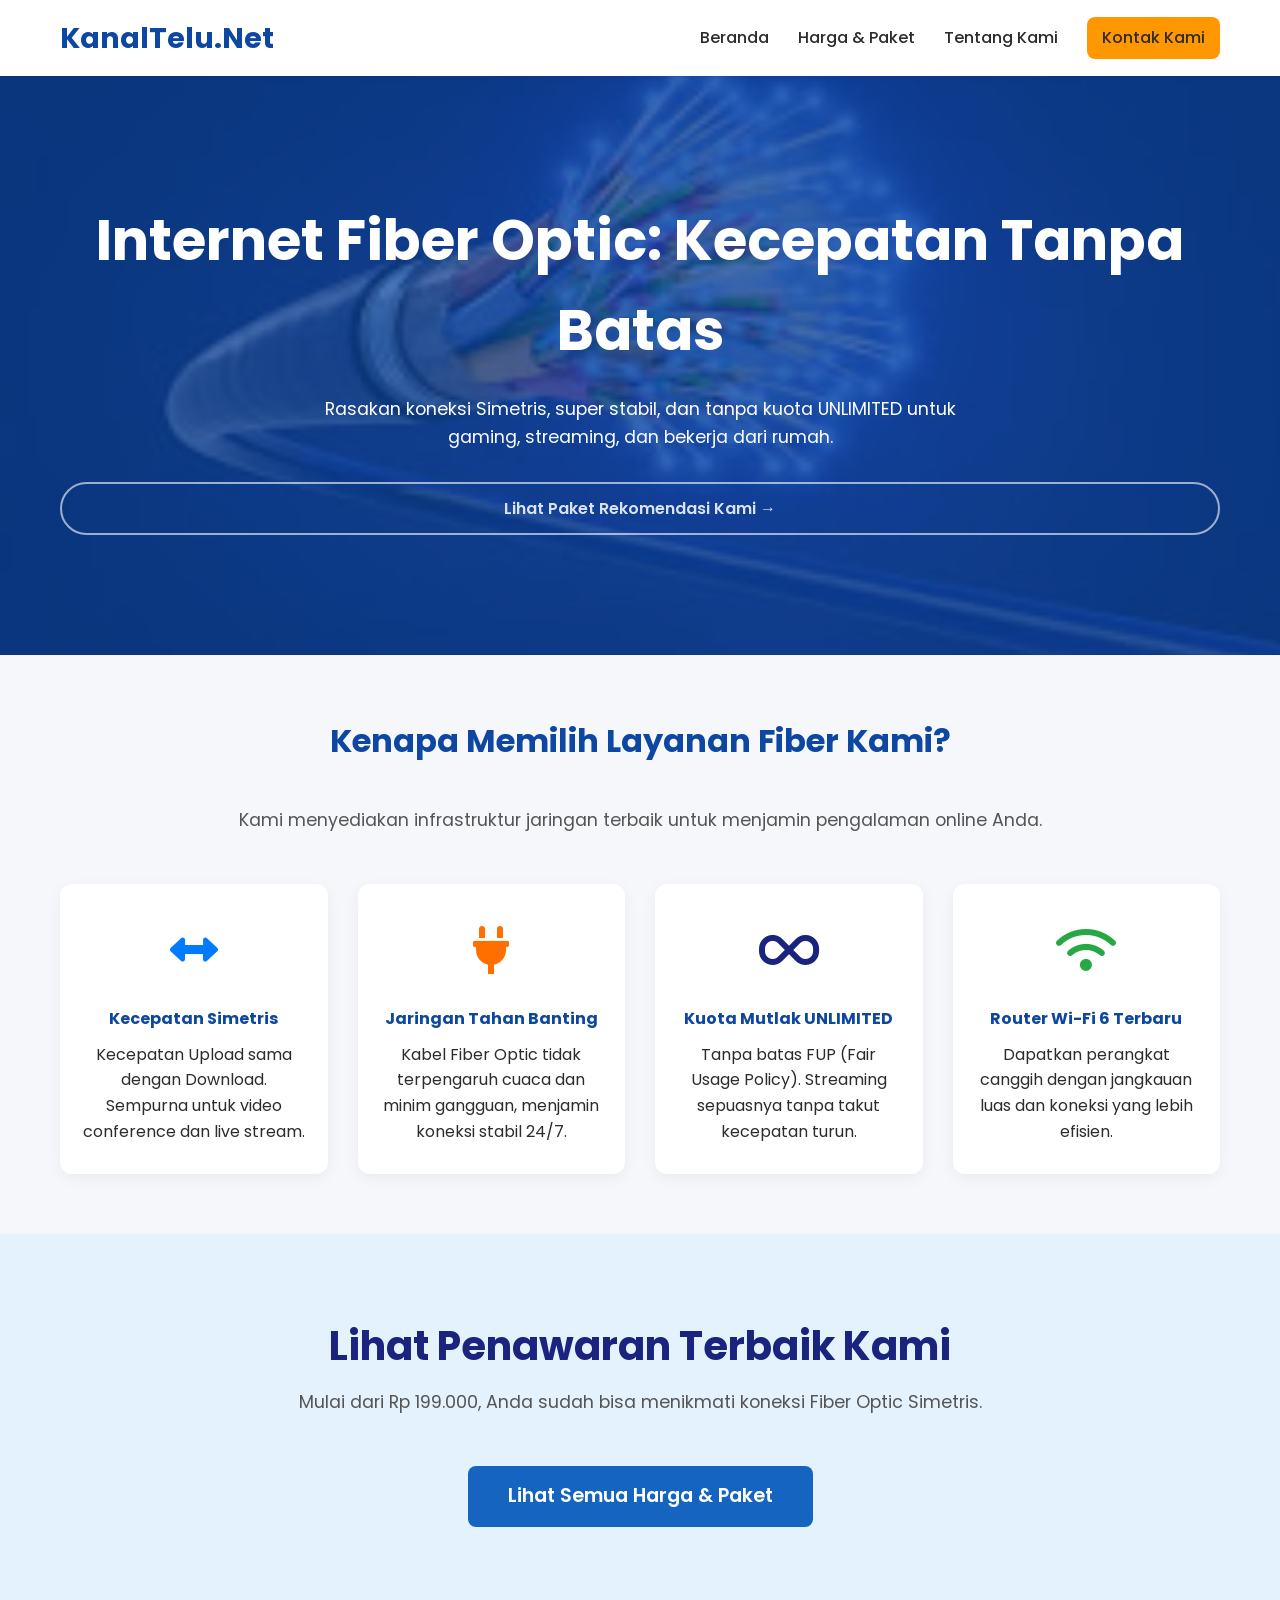
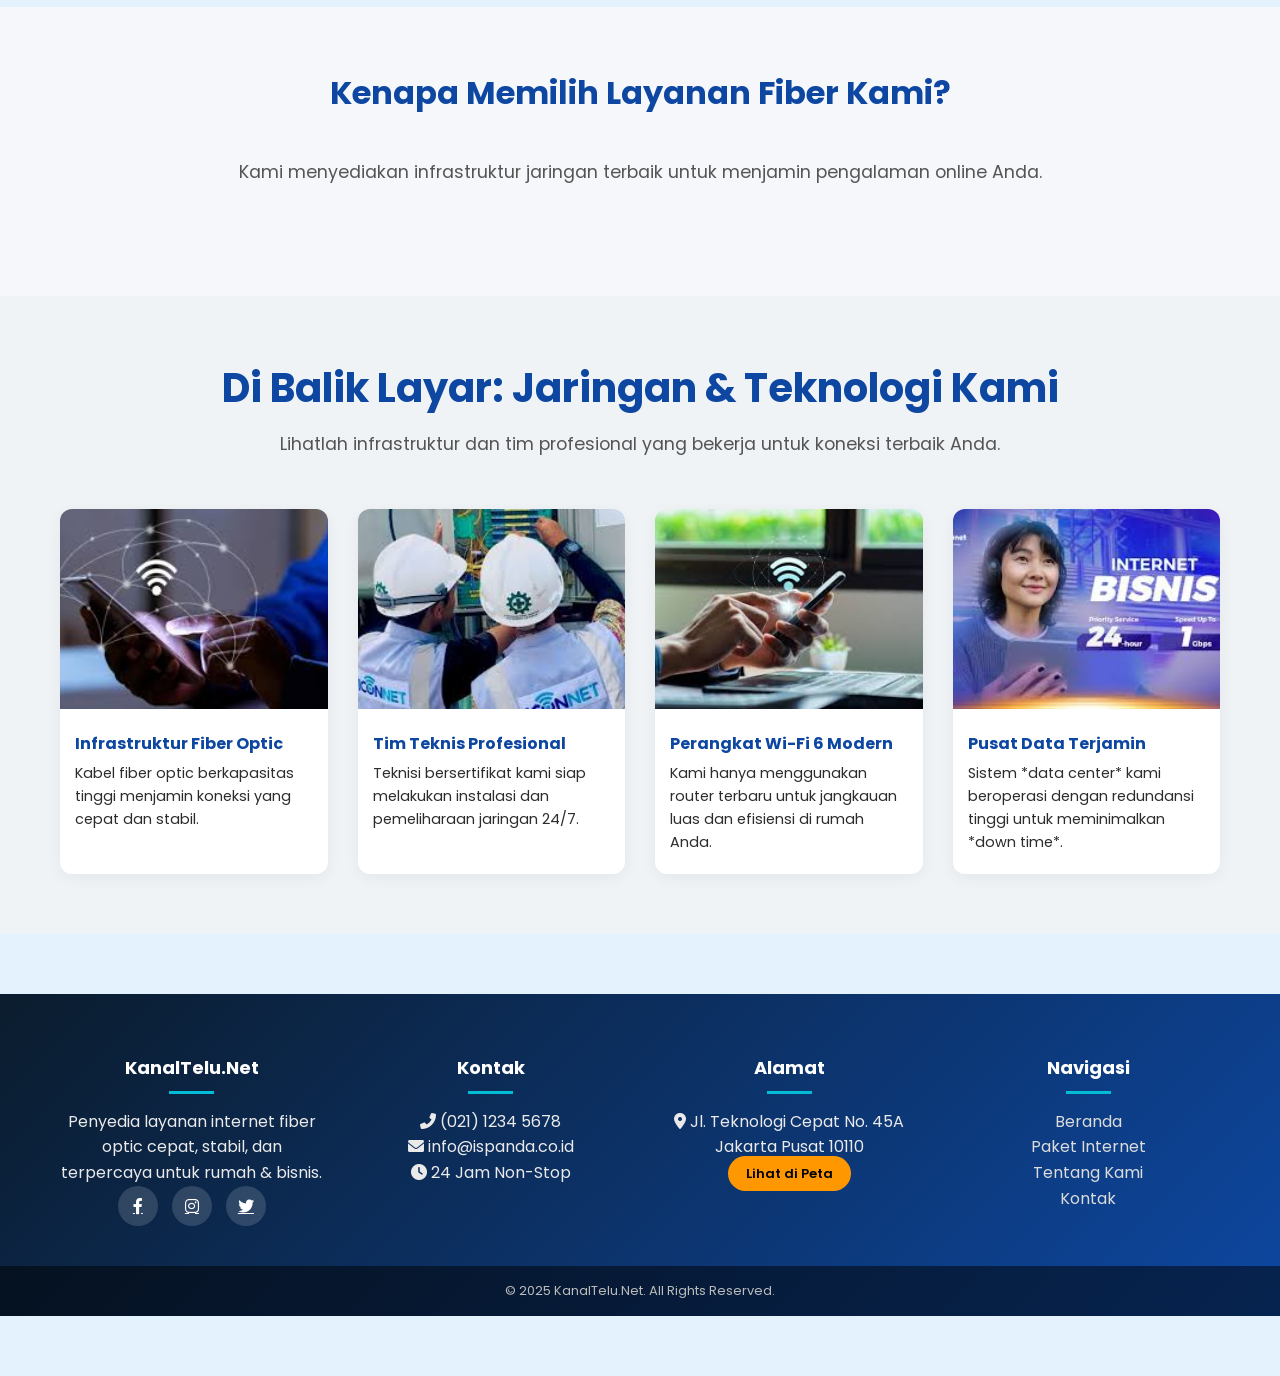
<file: index.html>
<!DOCTYPE html>
<html lang="id">
<head>
    <meta charset="UTF-8">
    <meta name="viewport" content="width=device-width, initial-scale=1.0">
    <title>Beranda | KanalTelu.Net - Internet Fiber Optic Terbaik</title>
    <link rel="stylesheet" href="style.css">
    <link href="https://fonts.googleapis.com/css2?family=Poppins:wght@400;600;700&display=swap" rel="stylesheet">
    <link rel="stylesheet" href="https://cdnjs.cloudflare.com/ajax/libs/font-awesome/6.0.0-beta3/css/all.min.css">
</head>
<body>

    <header class="header">
        <div class="container">
            <h1 class="logo">KanalTelu.Net</h1>
            <nav class="nav">
                <a href="index.html">Beranda</a>
                <a href="pricing.html">Harga & Paket</a>
                <a href="about.html">Tentang Kami</a>
                <a href="contact.html" class="btn-nav">Kontak Kami</a>
            </nav>
        </div>
    </header>
    
    <section id="home" class="hero-section">
        <div class="container">
            <h2 style="font-size: 3.5em; color: white;">Internet Fiber Optic: Kecepatan Tanpa Batas</h2>
            <p style="color: white; font-size: 1.1em; margin-bottom: 30px; max-width: 700px; margin-left: auto; margin-right: auto;">Rasakan koneksi Simetris, super stabil, dan tanpa kuota UNLIMITED untuk gaming, streaming, dan bekerja dari rumah.</p>
            
            <a href="pricing.html" class="btn-tertiary-hero scroll-link">Lihat Paket Rekomendasi Kami →</a>
        </div>
    </section>

    <section id="features" class="features-section">
        <div class="container">
            <h3>Kenapa Memilih Layanan Fiber Kami?</h3>
            <p class="subtitle">Kami menyediakan infrastruktur jaringan terbaik untuk menjamin pengalaman online Anda.</p>
            <div class="feature-grid">
                <div class="feature-card">
                    <span class="icon" style="color: #007bff;"><i class="fas fa-arrows-alt-h"></i></span>
                    <h4>Kecepatan Simetris</h4>
                    <p>Kecepatan Upload sama dengan Download. Sempurna untuk video conference dan live stream.</p>
                </div>
                <div class="feature-card">
                    <span class="icon" style="color: #ff6f00;"><i class="fas fa-plug"></i></span>
                    <h4>Jaringan Tahan Banting</h4>
                    <p>Kabel Fiber Optic tidak terpengaruh cuaca dan minim gangguan, menjamin koneksi stabil 24/7.</p>
                </div>
                <div class="feature-card">
                    <span class="icon" style="color: #1a237e;"><i class="fas fa-infinity"></i></span>
                    <h4>Kuota Mutlak UNLIMITED</h4>
                    <p>Tanpa batas FUP (Fair Usage Policy). Streaming sepuasnya tanpa takut kecepatan turun.</p>
                </div>
                <div class="feature-card">
                    <span class="icon" style="color: #28a745;"><i class="fas fa-wifi"></i></span>
                    <h4>Router Wi-Fi 6 Terbaru</h4>
                    <p>Dapatkan perangkat canggih dengan jangkauan luas dan koneksi yang lebih efisien.</p>
                </div>
            </div>
        </div>
    </section>

    <section class="packages-cta-section" style="background-color: #e3f2fd; padding: 80px 0;">
        <div class="container" style="text-align: center;">
            <h2 style="color: #1a237e;">Lihat Penawaran Terbaik Kami</h2>
            <p class="subtitle">Mulai dari Rp 199.000, Anda sudah bisa menikmati koneksi Fiber Optic Simetris.</p>
            <a href="pricing.html" class="btn-primary" style="padding: 15px 40px; font-size: 1.2em;">Lihat Semua Harga & Paket</a>
        </div>
    </section>
    

    <section id="features" class="features-section section-padding">
        <div class="container">
            <h3>Kenapa Memilih Layanan Fiber Kami?</h3>
            <p class="subtitle">Kami menyediakan infrastruktur jaringan terbaik untuk menjamin pengalaman online Anda.</p>
            <div class="feature-grid">
            
            </div>
        </div>
    </section>

    <section class="photo-gallery-section section-padding" style="background-color: #f0f3f6;">
        <div class="container">
            <h2 style="text-align: center;">Di Balik Layar: Jaringan & Teknologi Kami</h2>
            <p class="subtitle">Lihatlah infrastruktur dan tim profesional yang bekerja untuk koneksi terbaik Anda.</p>
            <div class="photo-card-grid">
                
                <div class="photo-card">
                    <img src="photo-1.jpg" alt="Jaringan Fiber Optic Utama" class="card-image">
                    <h4>Infrastruktur Fiber Optic</h4>
                    <p>Kabel fiber optic berkapasitas tinggi menjamin koneksi yang cepat dan stabil.</p>
                </div>
                
                <div class="photo-card">
                    <img src="photo-2.jpg" alt="Tim Teknis Siaga" class="card-image">
                    <h4>Tim Teknis Profesional</h4>
                    <p>Teknisi bersertifikat kami siap melakukan instalasi dan pemeliharaan jaringan 24/7.</p>
                </div>

                <div class="photo-card">
                    <img src="photo-3.jpg" alt="Perangkat Wi-Fi 6" class="card-image">
                    <h4>Perangkat Wi-Fi 6 Modern</h4>
                    <p>Kami hanya menggunakan router terbaru untuk jangkauan luas dan efisiensi di rumah Anda.</p>
                </div>

                <div class="photo-card">
                    <img src="photo-4.jpg" alt="Pusat Data ISP" class="card-image">
                    <h4>Pusat Data Terjamin</h4>
                    <p>Sistem *data center* kami beroperasi dengan redundansi tinggi untuk meminimalkan *down time*.</p>
                </div>
            </div>
        </div>
    </section>

    <section class="packages-cta-section section-padding" style="background-color: #e3f2fd;">
    
        <footer class="footer-full">
            <div class="container footer-grid">
        
                <div class="footer-col logo-col">
                    <h3 class="logo-footer">KanalTelu.Net</h3>
                    <p>Penyedia layanan internet fiber optic cepat, stabil, dan terpercaya untuk rumah & bisnis.</p>
        
                    <div class="social-links">
                        <a href="#"><i class="fab fa-facebook-f"></i></a>
                        <a href="#"><i class="fab fa-instagram"></i></a>
                        <a href="#"><i class="fab fa-twitter"></i></a>
                    </div>
                </div>
        
                <div class="footer-col">
                    <h3>Kontak</h3>
                    <p><i class="fas fa-phone-alt"></i> (021) 1234 5678</p>
                    <p><i class="fas fa-envelope"></i> info@ispanda.co.id</p>
                    <p><i class="fas fa-clock"></i> 24 Jam Non-Stop</p>
                </div>
        
                <div class="footer-col">
                    <h3>Alamat</h3>
                    <p><i class="fas fa-map-marker-alt"></i>  
                        Jl. Teknologi Cepat No. 45A<br>
                        Jakarta Pusat 10110
                    </p>
                    <a href="#" class="btn-map">Lihat di Peta</a>
                </div>
        
                <div class="footer-col">
                    <h3>Navigasi</h3>
                    <ul class="footer-nav">
                        <li><a href="#">Beranda</a></li>
                        <li><a href="#">Paket Internet</a></li>
                        <li><a href="#">Tentang Kami</a></li>
                        <li><a href="#">Kontak</a></li>
                    </ul>
                </div>
        
            </div>
        
            <div class="footer-bottom">
                <p>© 2025 KanalTelu.Net. All Rights Reserved.</p>
            </div>
        </footer>
        

    <script src="script.js"></script>
</body>
</html>
</file>
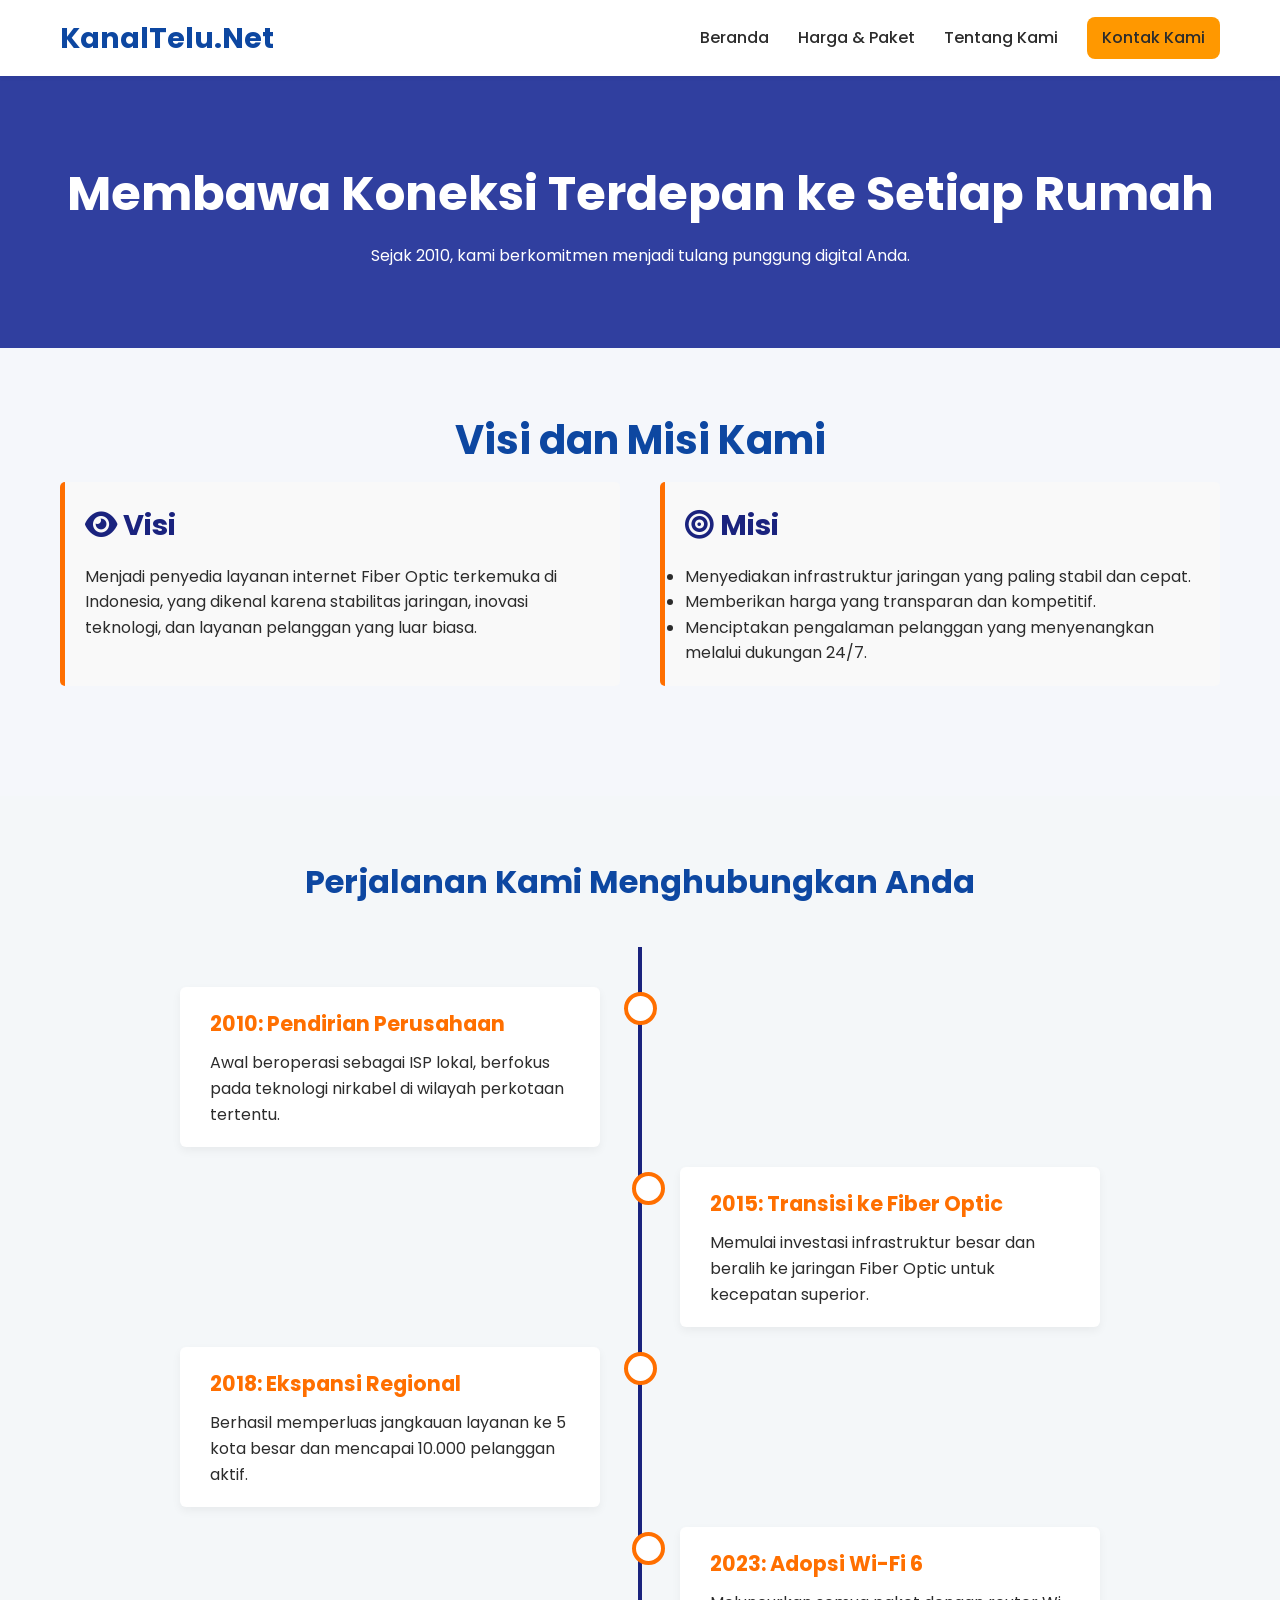
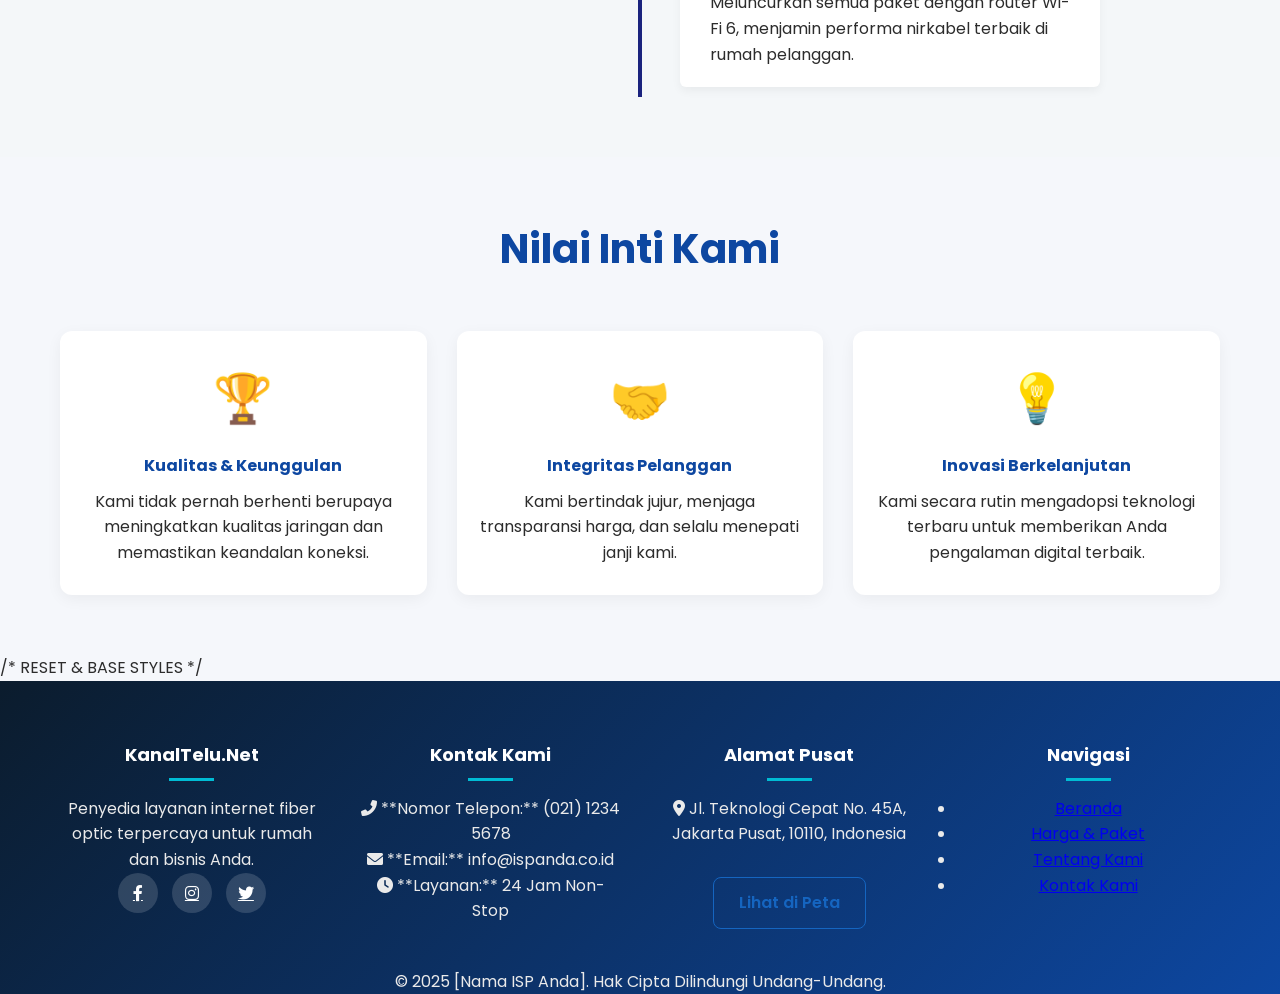
<file: about.html>
<!DOCTYPE html>
<html lang="id">
<head>
    <meta charset="UTF-8">
    <meta name="viewport" content="width=device-width, initial-scale=1.0">
    <title>Tentang Kami | KanalTelu.Net</title>
    <link rel="stylesheet" href="style.css">
    <link href="https://fonts.googleapis.com/css2?family=Poppins:wght@400;600;700&display=swap" rel="stylesheet">
    <link rel="stylesheet" href="https://cdnjs.cloudflare.com/ajax/libs/font-awesome/6.0.0-beta3/css/all.min.css">
    
    <style>
        /* Styling Khusus Halaman About */
        .about-hero {
            background-color: #303f9f;
            padding: 80px 0;
            color: white;
            text-align: center;
        }

        .about-hero h2 {
            color: white;
            font-size: 3em;
        }
        
        .section-padding {
            padding: 60px 0;
        }

        .mission-vision {
            display: flex;
            gap: 40px;
            margin-bottom: 50px;
            text-align: left;
        }

        .mission-vision h3 {
            font-size: 1.8em;
            color: #1a237e;
            margin-bottom: 15px;
            text-align: left;
        }
        
        .mission-vision div {
            flex: 1;
            padding: 20px;
            border-left: 5px solid #ff6f00;
            background-color: #f9f9f9;
            border-radius: 5px;
        }

        .timeline-container h3 {
            text-align: center;
        }
        
        .timeline {
            position: relative;
            max-width: 1000px;
            margin: 0 auto;
            padding-top: 30px;
        }

        .timeline::after {
            content: '';
            position: absolute;
            width: 4px;
            background-color: #1a237e;
            top: 0;
            bottom: 0;
            left: 50%;
            margin-left: -2px;
        }

        .timeline-item {
            padding: 10px 40px;
            position: relative;
            width: 50%;
        }

        .timeline-item.left {
            left: 0;
        }

        .timeline-item.right {
            left: 50%;
        }

        .timeline-item::after {
            content: '';
            position: absolute;
            width: 25px;
            height: 25px;
            right: -17px;
            background-color: white;
            border: 4px solid #ff6f00;
            top: 15px;
            border-radius: 50%;
            z-index: 1;
        }

        .timeline-item.right::after {
            left: -8px;
        }

        .timeline-content {
            padding: 20px 30px;
            background-color: white;
            position: relative;
            border-radius: 6px;
            box-shadow: 0 4px 10px rgba(0,0,0,0.05);
        }

        .timeline-content h4 {
            color: #ff6f00;
            margin-bottom: 10px;
            font-size: 1.3em;
        }
        
        /* Responsive timeline */
        @media screen and (max-width: 768px) {
            .timeline::after {
                left: 31px;
            }
            .timeline-item {
                width: 100%;
                padding-left: 70px;
                padding-right: 25px;
            }
            .timeline-item.right {
                left: 0%;
            }
            .timeline-item.left::after, 
            .timeline-item.right::after {
                left: 15px;
            }
            .mission-vision {
                flex-direction: column;
                gap: 20px;
            }
        }
    </style>
</head>
<body>

    <header class="header">
        <div class="container">
            <h1 class="logo">KanalTelu.Net</h1>
            <nav class="nav">
                <a href="index.html">Beranda</a>
                <a href="pricing.html">Harga & Paket</a>
                <a href="about.html">Tentang Kami</a>
                <a href="contact.html" class="btn-nav">Kontak Kami</a>
            </nav>
        </div>
    </header>
    
    <section class="about-hero">
        <div class="container">
            <h2>Membawa Koneksi Terdepan ke Setiap Rumah</h2>
            <p>Sejak 2010, kami berkomitmen menjadi tulang punggung digital Anda.</p>
        </div>
    </section>

    <section class="section-padding">
        <div class="container">
            <h2 style="text-align: center;">Visi dan Misi Kami</h2>
            <div class="mission-vision">
                <div>
                    <h3><i class="fas fa-eye"></i> Visi</h3>
                    <p>Menjadi penyedia layanan internet Fiber Optic terkemuka di Indonesia, yang dikenal karena stabilitas jaringan, inovasi teknologi, dan layanan pelanggan yang luar biasa.</p>
                </div>
                <div>
                    <h3><i class="fas fa-bullseye"></i> Misi</h3>
                    <ul>
                        <li>Menyediakan infrastruktur jaringan yang paling stabil dan cepat.</li>
                        <li>Memberikan harga yang transparan dan kompetitif.</li>
                        <li>Menciptakan pengalaman pelanggan yang menyenangkan melalui dukungan 24/7.</li>
                    </ul>
                </div>
            </div>
        </div>
    </section>

    <section class="section-padding timeline-container" style="background-color: #f4f7f9;">
        <div class="container">
            <h3>Perjalanan Kami Menghubungkan Anda</h3>
            <div class="timeline">
                

                <div class="timeline-item left">
                    <div class="timeline-content">
                        <h4>2010: Pendirian Perusahaan</h4>
                        <p>Awal beroperasi sebagai ISP lokal, berfokus pada teknologi nirkabel di wilayah perkotaan tertentu.</p>
                    </div>
                </div>
                
                <div class="timeline-item right">
                    <div class="timeline-content">
                        <h4>2015: Transisi ke Fiber Optic</h4>
                        <p>Memulai investasi infrastruktur besar dan beralih ke jaringan Fiber Optic untuk kecepatan superior.</p>
                    </div>
                </div>
                
                <div class="timeline-item left">
                    <div class="timeline-content">
                        <h4>2018: Ekspansi Regional</h4>
                        <p>Berhasil memperluas jangkauan layanan ke 5 kota besar dan mencapai 10.000 pelanggan aktif.</p>
                    </div>
                </div>
                
                <div class="timeline-item right">
                    <div class="timeline-content">
                        <h4>2023: Adopsi Wi-Fi 6</h4>
                        <p>Meluncurkan semua paket dengan router Wi-Fi 6, menjamin performa nirkabel terbaik di rumah pelanggan.</p>
                    </div>
                </div>
            </div>
        </div>
    </section>

    <section class="section-padding">
        <div class="container">
            <h2 style="text-align: center; margin-bottom: 50px;">Nilai Inti Kami</h2>
            <div class="feature-grid">
                <div class="feature-card">
                    <span class="icon">🏆</span>
                    <h4>Kualitas & Keunggulan</h4>
                    <p>Kami tidak pernah berhenti berupaya meningkatkan kualitas jaringan dan memastikan keandalan koneksi.</p>
                </div>
                <div class="feature-card">
                    <span class="icon">🤝</span>
                    <h4>Integritas Pelanggan</h4>
                    <p>Kami bertindak jujur, menjaga transparansi harga, dan selalu menepati janji kami.</p>
                </div>
                <div class="feature-card">
                    <span class="icon">💡</span>
                    <h4>Inovasi Berkelanjutan</h4>
                    <p>Kami secara rutin mengadopsi teknologi terbaru untuk memberikan Anda pengalaman digital terbaik.</p>
                </div>
            </div>
        </div>
    </section>/* RESET & BASE STYLES */
    
    

    <footer class="footer-full">
        <div class="container footer-grid">
            
            <div class="footer-col logo-col">
                <h3 class="logo-footer">KanalTelu.Net</h3>
                <p>Penyedia layanan internet fiber optic terpercaya untuk rumah dan bisnis Anda.</p>
                <div class="social-links">
                    <a href="#"><i class="fab fa-facebook-f"></i></a>
                    <a href="#"><i class="fab fa-instagram"></i></a>
                    <a href="#"><i class="fab fa-twitter"></i></a>
                </div>
            </div>

            <div class="footer-col contact-col">
                <h3>Kontak Kami</h3>
                <p><i class="fas fa-phone-alt"></i> **Nomor Telepon:** (021) 1234 5678</p>
                <p><i class="fas fa-envelope"></i> **Email:** info@ispanda.co.id</p>
                <p><i class="fas fa-clock"></i> **Layanan:** 24 Jam Non-Stop</p>
            </div>

            <div class="footer-col address-col">
                <h3>Alamat Pusat</h3>
                <p><i class="fas fa-map-marker-alt"></i> Jl. Teknologi Cepat No. 45A, <br> Jakarta Pusat, 10110, Indonesia</p>
                <a href="#" class="btn-tertiary">Lihat di Peta</a>
            </div>

            <div class="footer-col nav-col">
                 <h3>Navigasi</h3>
                 <ul>
                     <li><a href="index.html">Beranda</a></li>
                     <li><a href="pricing.html">Harga & Paket</a></li>
                     <li><a href="about.html">Tentang Kami</a></li>
                     <li><a href="contact.html">Kontak Kami</a></li>
                 </ul>
            </div>

        </div>
        
        <div class="copyright">
            <div class="container">
                <p>&copy; 2025 [Nama ISP Anda]. Hak Cipta Dilindungi Undang-Undang.</p>
            </div>
        </div>
    </footer>

    <script src="script.js"></script>
</body>
</html>
</file>
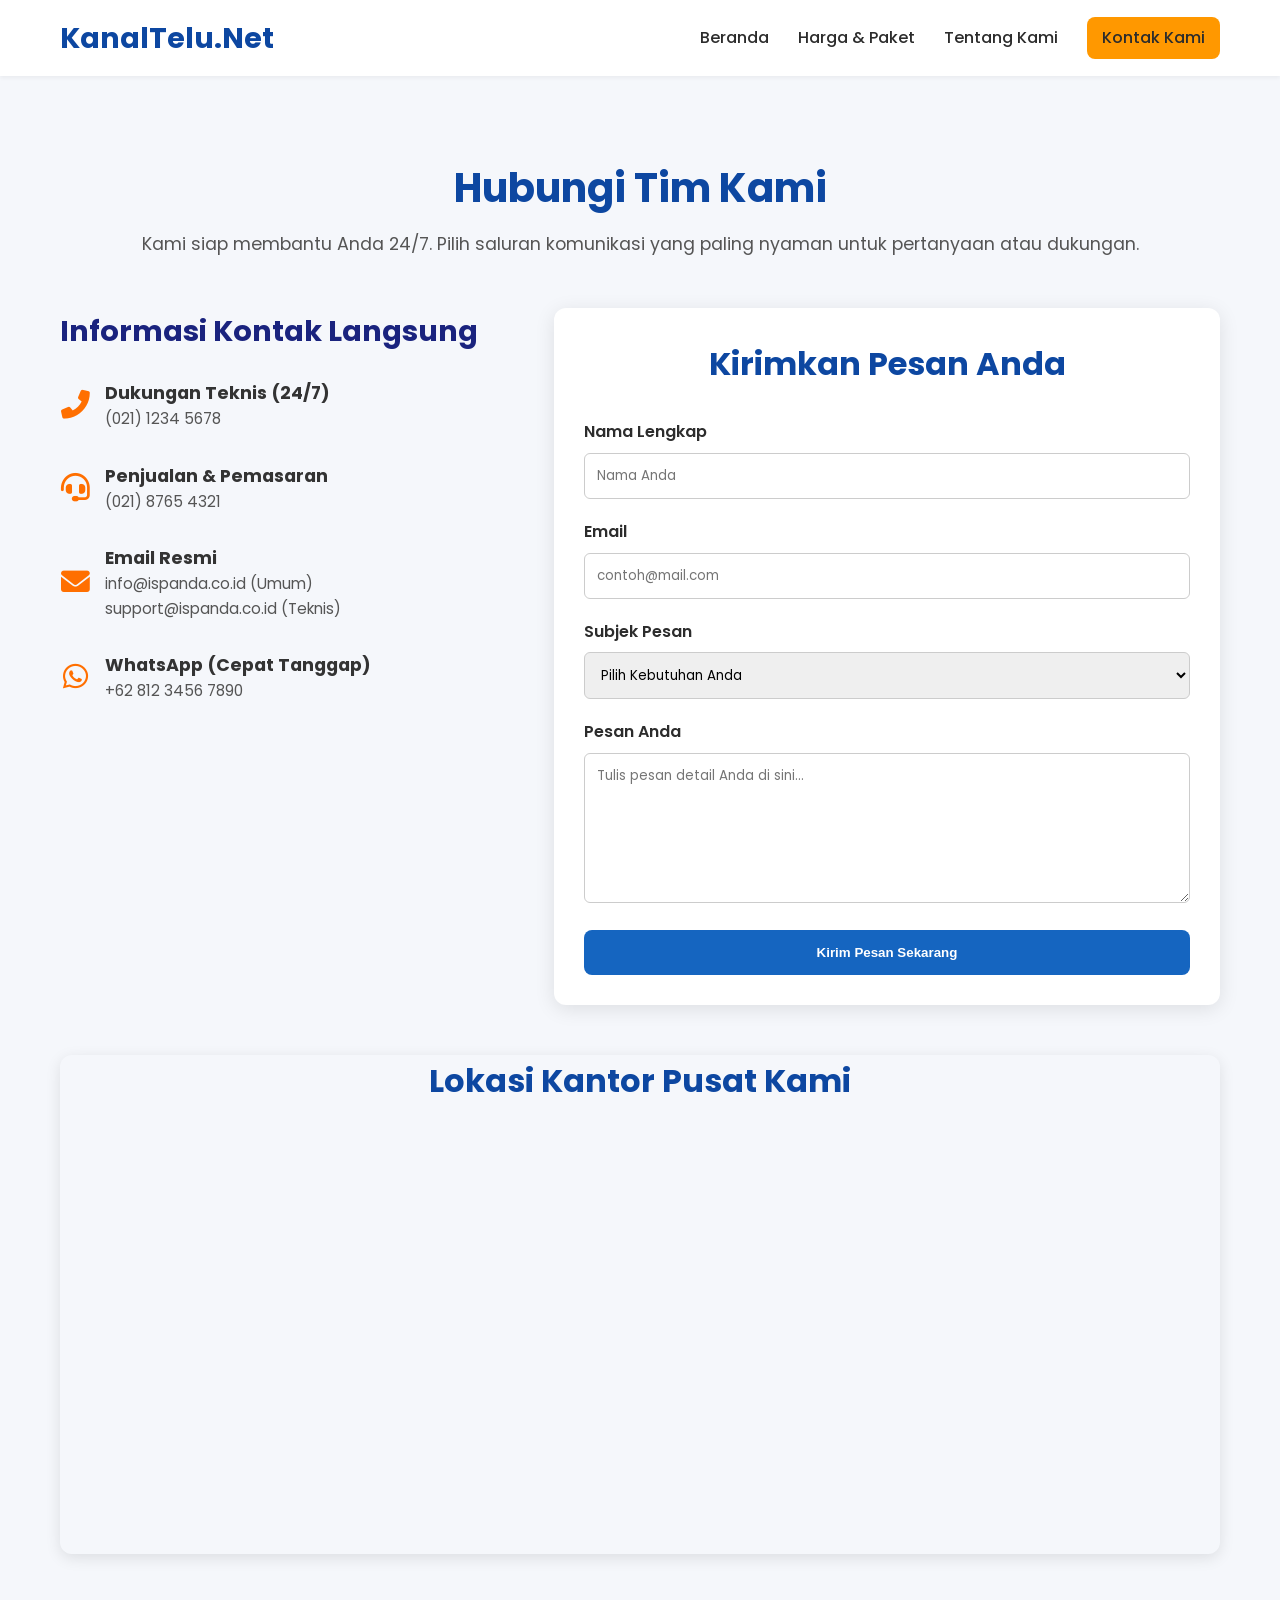
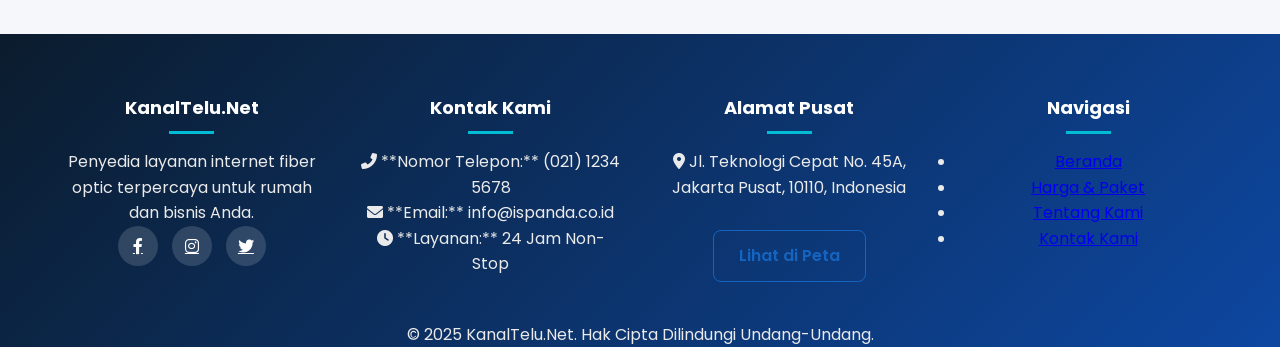
<file: contact.html>
<!DOCTYPE html>
<html lang="id">
<head>
    <meta charset="UTF-8">
    <meta name="viewport" content="width=device-width, initial-scale=1.0">
    <title>Kontak Kami | KanalTelu.Net</title>
    <link rel="stylesheet" href="style.css">
    <link href="https://fonts.googleapis.com/css2?family=Poppins:wght@400;600;700&display=swap" rel="stylesheet">
    <link rel="stylesheet" href="https://cdnjs.cloudflare.com/ajax/libs/font-awesome/6.0.0-beta3/css/all.min.css">
    
    <style>
        /* Styling Khusus Kontak */
        .contact-section {
            padding: 80px 0;
        }

        .contact-grid {
            display: grid;
            grid-template-columns: 1fr 1.5fr; /* Info Kontak lebih kecil, Formulir lebih besar */
            gap: 50px;
            margin-top: 50px;
        }

        .contact-info h3 {
            text-align: left;
            margin-bottom: 25px;
            color: #1a237e;
            font-size: 1.8em;
        }

        .contact-info .detail {
            margin-bottom: 30px;
            display: flex;
            align-items: center;
        }
        
        .contact-info .detail i {
            font-size: 1.8em;
            color: #ff6f00; /* Warna aksen oranye */
            margin-right: 15px;
            width: 30px;
            text-align: center;
        }

        .contact-info .detail strong {
            display: block;
            font-size: 1.1em;
            color: #333;
        }
        
        .contact-info .detail p {
            margin: 0;
            font-size: 0.95em;
            color: #555;
        }

        .contact-form {
            background-color: white;
            padding: 30px;
            border-radius: 12px;
            box-shadow: 0 4px 20px rgba(0, 0, 0, 0.1);
        }

        .contact-form h3 {
            text-align: center;
            margin-bottom: 30px;
        }

        .form-group {
            margin-bottom: 20px;
        }

        .form-group label {
            display: block;
            margin-bottom: 8px;
            font-weight: 600;
        }

        .form-group input, .form-group textarea, .form-group select {
            width: 100%;
            padding: 12px;
            border: 1px solid #ccc;
            border-radius: 6px;
            font-family: inherit;
        }

        .form-group textarea {
            resize: vertical;
            min-height: 150px;
        }

        .map-embed {
            margin-top: 50px;
            overflow: hidden;
            border-radius: 12px;
            box-shadow: 0 4px 15px rgba(0, 0, 0, 0.1);
        }

        .map-embed iframe {
            width: 100%;
            height: 400px;
            border: none;
        }

        /* Media Queries Responsif */
        @media (max-width: 992px) {
            .contact-grid {
                grid-template-columns: 1fr; /* Satu kolom di tablet */
                gap: 30px;
            }
            .contact-info h3 {
                text-align: center;
            }
        }
    </style>
</head>
<body>

    <header class="header">
        <div class="container">
            <h1 class="logo">KanalTelu.Net</h1>
            <nav class="nav">
                <a href="index.html">Beranda</a>
                <a href="pricing.html">Harga & Paket</a>
                <a href="about.html">Tentang Kami</a>
                <a href="contact.html" class="btn-nav">Kontak Kami</a>
            </nav>
        </div>
    </header>

    <section class="contact-section">
        <div class="container">
            <h2 style="text-align: center;">Hubungi Tim Kami</h2>
            <p class="subtitle">Kami siap membantu Anda 24/7. Pilih saluran komunikasi yang paling nyaman untuk pertanyaan atau dukungan.</p>

            <div class="contact-grid">
                
                <div class="contact-info">
                    <h3>Informasi Kontak Langsung</h3>
                    
                    <div class="detail">
                        <i class="fas fa-phone-alt"></i>
                        <div>
                            <strong>Dukungan Teknis (24/7)</strong>
                            <p>(021) 1234 5678</p>
                        </div>
                    </div>
                    
                    <div class="detail">
                        <i class="fas fa-headset"></i>
                        <div>
                            <strong>Penjualan & Pemasaran</strong>
                            <p>(021) 8765 4321</p>
                        </div>
                    </div>
                    
                    <div class="detail">
                        <i class="fas fa-envelope"></i>
                        <div>
                            <strong>Email Resmi</strong>
                            <p>info@ispanda.co.id (Umum)<br>support@ispanda.co.id (Teknis)</p>
                        </div>
                    </div>

                    <div class="detail">
                        <i class="fab fa-whatsapp"></i>
                        <div>
                            <strong>WhatsApp (Cepat Tanggap)</strong>
                            <p>+62 812 3456 7890</p>
                        </div>
                    </div>
                </div>

                <div class="contact-form">
                    <h3>Kirimkan Pesan Anda</h3>
                    <form action="#" method="POST"> 
                        <div class="form-group">
                            <label for="name">Nama Lengkap</label>
                            <input type="text" id="name" name="name" placeholder="Nama Anda" required>
                        </div>
                        <div class="form-group">
                            <label for="email">Email</label>
                            <input type="email" id="email" name="email" placeholder="contoh@mail.com" required>
                        </div>
                        <div class="form-group">
                            <label for="subject">Subjek Pesan</label>
                            <select id="subject" name="subject" required>
                                <option value="">Pilih Kebutuhan Anda</option>
                                <option value="sales">Pertanyaan Penjualan & Paket Baru</option>
                                <option value="support">Butuh Bantuan Teknis</option>
                                <option value="billing">Pertanyaan Tagihan</option>
                                <option value="other">Lainnya</option>
                            </select>
                        </div>
                        <div class="form-group">
                            <label for="message">Pesan Anda</label>
                            <textarea id="message" name="message" placeholder="Tulis pesan detail Anda di sini..." required></textarea>
                        </div>
                        <button type="submit" class="btn-primary" style="width: 100%; padding: 15px;">Kirim Pesan Sekarang</button>
                    </form>
                </div>
            </div>

            <div class="map-embed">
                <h3>Lokasi Kantor Pusat Kami</h3>
                
                <iframe src="https://www.google.com/maps/embed?pb=!1m18!1m12!1m3!1d31732.123456789!2d106.8271!3d-6.2088!2m3!1f0!2f0!3f0!3m2!1i1024!2i768!4f13.1!3m3!1m2!1s0x2e69f53e30f1d5e5%3A0x6d5e1f1c2b5c0e4!2sJakarta%20Pusat!5e0!3m2!1sid!2sid!4v1700000000000!5m2!1sid!2sid" allowfullscreen="" loading="lazy"></iframe>
            </div>
        </div>
    </section>

    <footer class="footer-full">
        <div class="container footer-grid">
            
            <div class="footer-col logo-col">
                <h3 class="logo-footer">KanalTelu.Net</h3>
                <p>Penyedia layanan internet fiber optic terpercaya untuk rumah dan bisnis Anda.</p>
                <div class="social-links">
                    <a href="#"><i class="fab fa-facebook-f"></i></a>
                    <a href="#"><i class="fab fa-instagram"></i></a>
                    <a href="#"><i class="fab fa-twitter"></i></a>
                </div>
            </div>

            <div class="footer-col contact-col">
                <h3>Kontak Kami</h3>
                <p><i class="fas fa-phone-alt"></i> **Nomor Telepon:** (021) 1234 5678</p>
                <p><i class="fas fa-envelope"></i> **Email:** info@ispanda.co.id</p>
                <p><i class="fas fa-clock"></i> **Layanan:** 24 Jam Non-Stop</p>
            </div>

            <div class="footer-col address-col">
                <h3>Alamat Pusat</h3>
                <p><i class="fas fa-map-marker-alt"></i> Jl. Teknologi Cepat No. 45A, <br> Jakarta Pusat, 10110, Indonesia</p>
                <a href="#" class="btn-tertiary">Lihat di Peta</a>
            </div>

            <div class="footer-col nav-col">
                 <h3>Navigasi</h3>
                 <ul>
                     <li><a href="index.html">Beranda</a></li>
                     <li><a href="pricing.html">Harga & Paket</a></li>
                     <li><a href="about.html">Tentang Kami</a></li>
                     <li><a href="contact.html">Kontak Kami</a></li>
                 </ul>
            </div>

        </div>
        
        <div class="copyright">
            <div class="container">
                <p>&copy; 2025 KanalTelu.Net. Hak Cipta Dilindungi Undang-Undang.</p>
            </div>
        </div>
    </footer>

    <script src="script.js"></script>
</body>
</html>
</file>
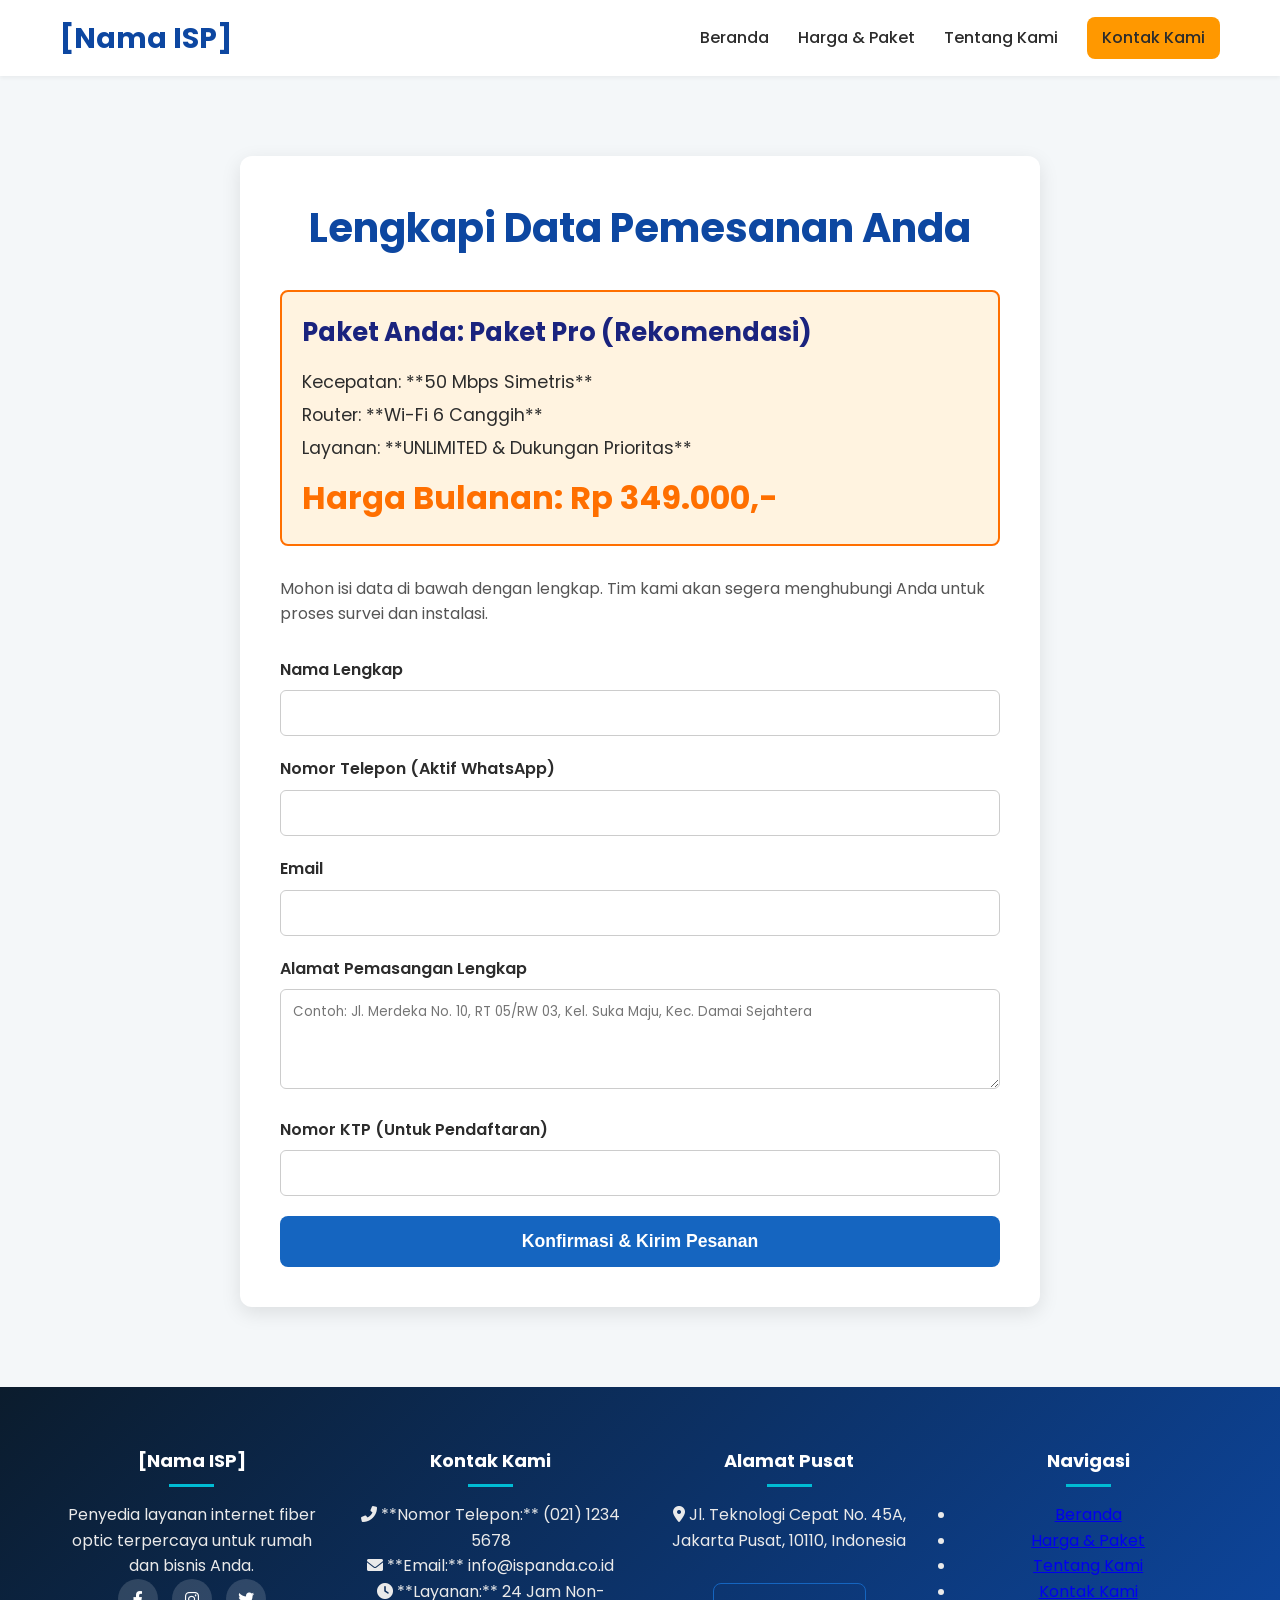
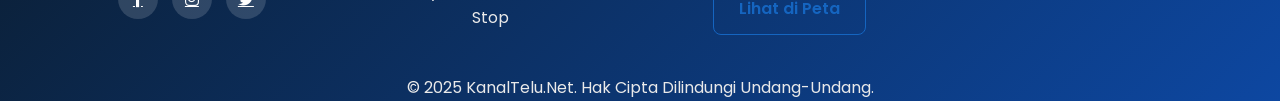
<file: order.html>
<!DOCTYPE html>
<html lang="id">
<head>
    <meta charset="UTF-8">
    <meta name="viewport" content="width=device-width, initial-scale=1.0">
    <title>Pesan Sekarang | Paket Pro | [Nama ISP Anda]</title>
    <link rel="stylesheet" href="style.css">
    <link href="https://fonts.googleapis.com/css2?family=Poppins:wght@400;600;700&display=swap" rel="stylesheet">
    <link rel="stylesheet" href="https://cdnjs.cloudflare.com/ajax/libs/font-awesome/6.0.0-beta3/css/all.min.css">
    
    <style>
        /* Styling Khusus Formulir Pemesanan */
        .order-section {
            padding: 80px 0;
            background-color: #f4f7f9;
        }

        .order-container {
            max-width: 800px;
            margin: 0 auto;
            background-color: white;
            padding: 40px;
            border-radius: 12px;
            box-shadow: 0 6px 20px rgba(0,0,0,0.1);
        }

        .summary-card {
            background-color: #fff3e0; /* Warna highlight dari Paket Pro */
            padding: 20px;
            border-radius: 8px;
            margin-bottom: 30px;
            border: 2px solid #ff6f00;
        }

        .summary-card h3 {
            color: #1a237e;
            text-align: left;
            margin-bottom: 15px;
            font-size: 1.6em;
        }

        .summary-card p {
            font-size: 1.1em;
            margin-bottom: 5px;
        }

        .summary-card .price-final {
            font-size: 2em;
            font-weight: 700;
            color: #ff6f00;
            margin-top: 10px;
        }

        .form-group {
            margin-bottom: 20px;
        }

        .form-group label {
            display: block;
            margin-bottom: 8px;
            font-weight: 600;
        }

        .form-group input, .form-group textarea, .form-group select {
            width: 100%;
            padding: 12px;
            border: 1px solid #ccc;
            border-radius: 6px;
            font-family: inherit;
        }
        
        .form-group textarea {
            resize: vertical;
            min-height: 100px;
        }

        .btn-submit {
            padding: 15px 30px;
            font-size: 1.1em;
            width: 100%;
        }
    </style>
</head>
<body>

    <header class="header">
        <div class="container">
            <h1 class="logo">[Nama ISP]</h1>
            <nav class="nav">
                <a href="index.html">Beranda</a>
                <a href="pricing.html">Harga & Paket</a>
                <a href="about.html">Tentang Kami</a>
                <a href="contact.html" class="btn-nav">Kontak Kami</a>
            </nav>
        </div>
    </header>

    <section class="order-section">
        <div class="order-container">
            <h2 style="text-align: center; margin-bottom: 30px;">Lengkapi Data Pemesanan Anda</h2>
            
            <div class="summary-card">
                <h3>Paket Anda: Paket Pro (Rekomendasi)</h3>
                <p>Kecepatan: **50 Mbps Simetris**</p>
                <p>Router: **Wi-Fi 6 Canggih**</p>
                <p>Layanan: **UNLIMITED & Dukungan Prioritas**</p>
                <div class="price-final">Harga Bulanan: Rp 349.000,-</div>
            </div>

            <form id="orderForm" action="#" method="POST">
                <p style="margin-bottom: 30px; color: #555;">Mohon isi data di bawah dengan lengkap. Tim kami akan segera menghubungi Anda untuk proses survei dan instalasi.</p>
                
                <div class="form-group">
                    <label for="nama">Nama Lengkap</label>
                    <input type="text" id="nama" name="nama" required>
                </div>
                
                <div class="form-group">
                    <label for="telepon">Nomor Telepon (Aktif WhatsApp)</label>
                    <input type="tel" id="telepon" name="telepon" required>
                </div>
                
                <div class="form-group">
                    <label for="email">Email</label>
                    <input type="email" id="email" name="email" required>
                </div>
                
                <div class="form-group">
                    <label for="alamat">Alamat Pemasangan Lengkap</label>
                    <textarea id="alamat" name="alamat" required placeholder="Contoh: Jl. Merdeka No. 10, RT 05/RW 03, Kel. Suka Maju, Kec. Damai Sejahtera"></textarea>
                </div>
                
                <div class="form-group">
                    <label for="ktp">Nomor KTP (Untuk Pendaftaran)</label>
                    <input type="text" id="ktp" name="ktp" required>
                </div>
                
                <button type="submit" class="btn-primary btn-submit">Konfirmasi & Kirim Pesanan</button>
            </form>
        </div>
    </section>

    <footer class="footer-full">
        <div class="container footer-grid">
            
            <div class="footer-col logo-col">
                <h3 class="logo-footer">[Nama ISP]</h3>
                <p>Penyedia layanan internet fiber optic terpercaya untuk rumah dan bisnis Anda.</p>
                <div class="social-links">
                    <a href="#"><i class="fab fa-facebook-f"></i></a>
                    <a href="#"><i class="fab fa-instagram"></i></a>
                    <a href="#"><i class="fab fa-twitter"></i></a>
                </div>
            </div>

            <div class="footer-col contact-col">
                <h3>Kontak Kami</h3>
                <p><i class="fas fa-phone-alt"></i> **Nomor Telepon:** (021) 1234 5678</p>
                <p><i class="fas fa-envelope"></i> **Email:** info@ispanda.co.id</p>
                <p><i class="fas fa-clock"></i> **Layanan:** 24 Jam Non-Stop</p>
            </div>

            <div class="footer-col address-col">
                <h3>Alamat Pusat</h3>
                <p><i class="fas fa-map-marker-alt"></i> Jl. Teknologi Cepat No. 45A, <br> Jakarta Pusat, 10110, Indonesia</p>
                <a href="#" class="btn-tertiary">Lihat di Peta</a>
            </div>

            <div class="footer-col nav-col">
                 <h3>Navigasi</h3>
                 <ul>
                     <li><a href="index.html">Beranda</a></li>
                     <li><a href="pricing.html">Harga & Paket</a></li>
                     <li><a href="about.html">Tentang Kami</a></li>
                     <li><a href="contact.html">Kontak Kami</a></li>
                 </ul>
            </div>

        </div>
        
        <div class="copyright">
            <div class="container">
                <p>© 2025 KanalTelu.Net. Hak Cipta Dilindungi Undang-Undang.</p>
            </div>
        </div>
    </footer>

    <script src="script.js"></script>
    <script>
        // Logika sederhana untuk simulasi pengiriman formulir
        document.getElementById('orderForm').addEventListener('submit', function(e) {
            e.preventDefault();
            alert('Pesanan Anda untuk Paket Pro (50 Mbps) berhasil kami terima! Tim Sales akan segera menghubungi Anda dalam 1x24 jam untuk konfirmasi data dan jadwal survei.');
            this.reset(); // Mengosongkan formulir setelah sukses (simulasi)
            window.location.href = 'index.html'; // Arahkan kembali ke beranda
        });
    </script>
</body>
</html>
</file>
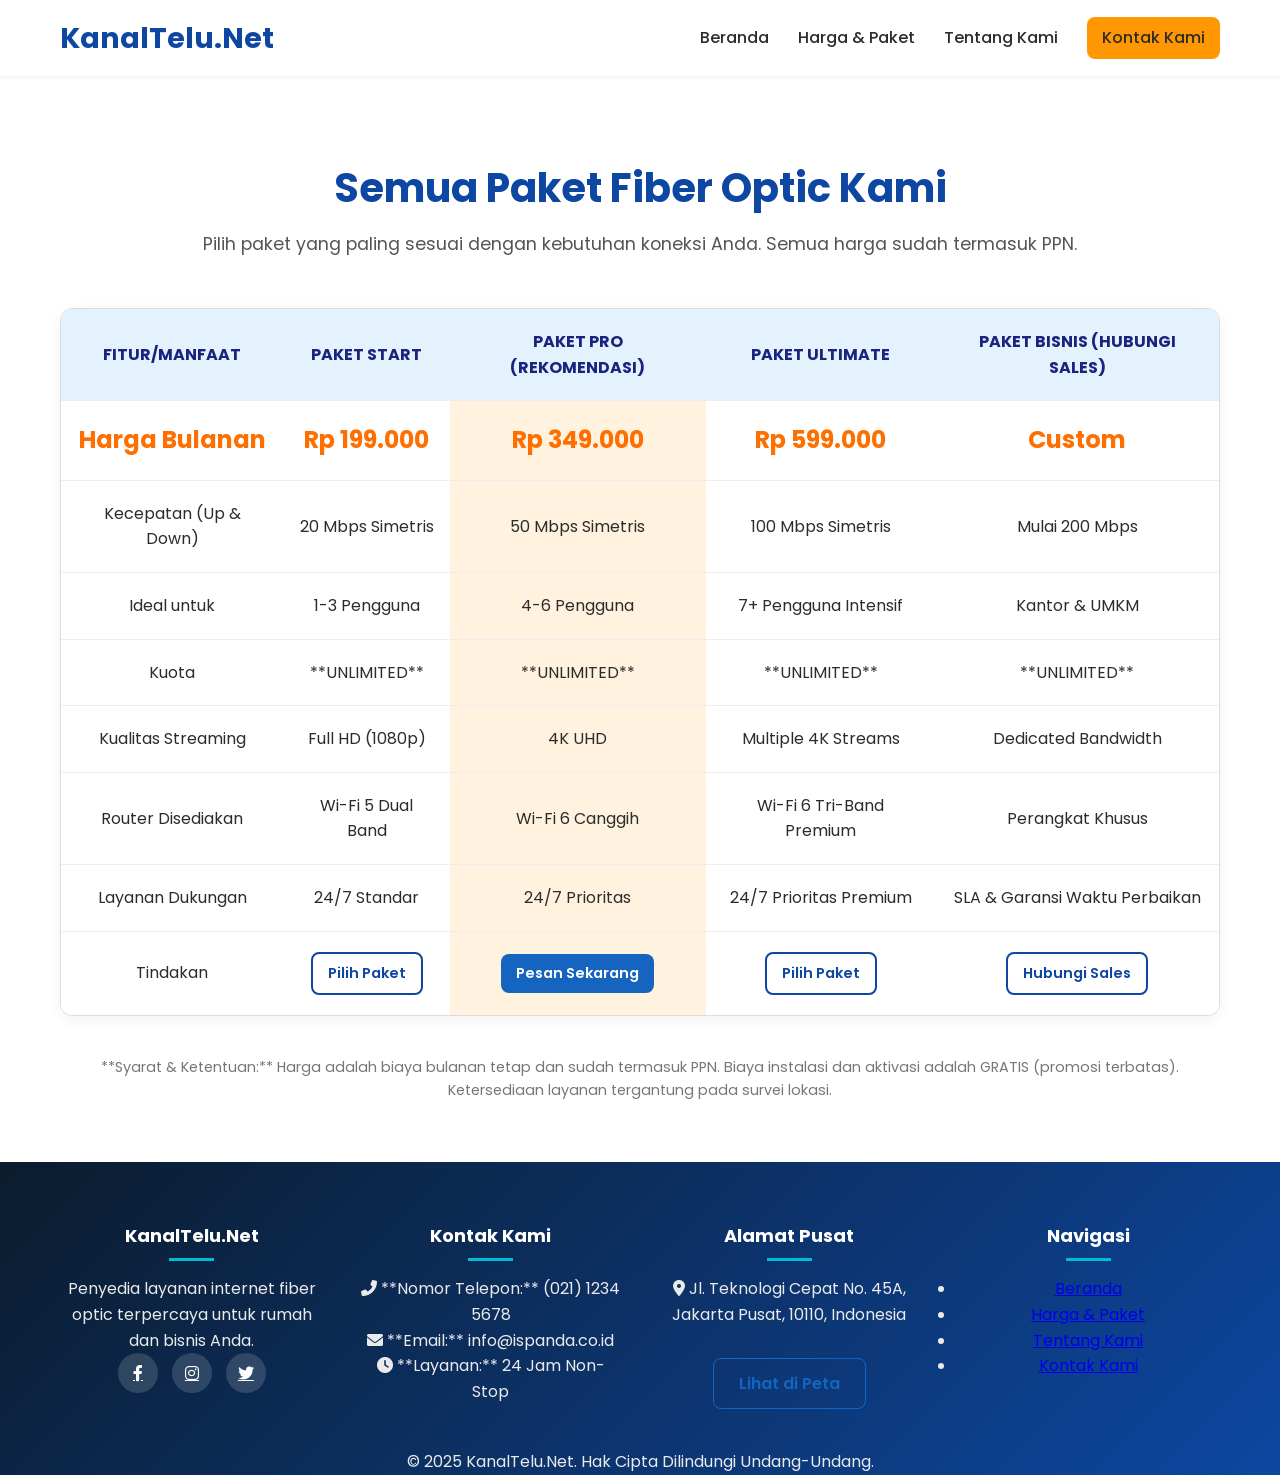
<file: pricing.html>
<!DOCTYPE html>
<html lang="id">
<head>
    <meta charset="UTF-8">
    <meta name="viewport" content="width=device-width, initial-scale=1.0">
    <title>Paket & Harga | KanalTelu.Net</title>
    <link rel="stylesheet" href="style.css">
    <link href="https://fonts.googleapis.com/css2?family=Poppins:wght@400;600;700&display=swap" rel="stylesheet">
    <link rel="stylesheet" href="https://cdnjs.cloudflare.com/ajax/libs/font-awesome/6.0.0-beta3/css/all.min.css"> <style>
        /* CSS internal untuk tampilan tabel harga (dibiarkan seperti semula) */
        .pricing-section {
            background-color: #ffffff;
            padding-top: 80px;
        }

        .pricing-table-container {
            overflow-x: auto;
            margin: 40px 0;
            border: 1px solid #ddd;
            border-radius: 12px;
            box-shadow: 0 4px 15px rgba(0,0,0,0.05);
        }

        .pricing-table {
            width: 100%;
            border-collapse: collapse;
            min-width: 700px; 
        }

        .pricing-table th, .pricing-table td {
            padding: 20px 15px;
            border-bottom: 1px solid #eee;
            text-align: center;
        }

        .pricing-table th {
            background-color: #e3f2fd;
            color: #1a237e;
            font-weight: 700;
            text-transform: uppercase;
        }

        .pricing-table tbody tr:last-child td {
            border-bottom: none;
        }

        .pricing-table .price-row {
            font-size: 1.5em;
            font-weight: 700;
            color: #ff6f00;
        }
        
        .pricing-table .highlight {
            background-color: #fff3e0;
        }

        .pricing-table .btn-order {
            padding: 8px 15px;
            font-size: 0.9em;
        }

        .notes {
            text-align: center;
            font-size: 0.9em;
            color: #777;
            margin-top: 30px;
        }
    </style>
</head>
<body>

    <header class="header">
        <div class="container">
            <h1 class="logo">KanalTelu.Net</h1>
            <nav class="nav">
                <a href="index.html">Beranda</a>
                <a href="pricing.html">Harga & Paket</a>
                <a href="about.html">Tentang Kami</a> 
                <a href="contact.html" class="btn-nav">Kontak Kami</a> 
            </nav>
        </div>
    </header>

    <section class="pricing-section">
        <div class="container">
            <h2>Semua Paket Fiber Optic Kami</h2>
            <p class="subtitle">Pilih paket yang paling sesuai dengan kebutuhan koneksi Anda. Semua harga sudah termasuk PPN.</p>

            <div class="pricing-table-container">
                <table class="pricing-table">
                    <thead>
                        <tr>
                            <th>Fitur/Manfaat</th>
                            <th>Paket Start</th>
                            <th>Paket Pro (Rekomendasi)</th>
                            <th>Paket Ultimate</th>
                            <th>Paket Bisnis (Hubungi Sales)</th>
                        </tr>
                    </thead>
                    <tbody>
                        <tr class="price-row">
                            <td>Harga Bulanan</td>
                            <td>Rp 199.000</td>
                            <td class="highlight">Rp 349.000</td>
                            <td>Rp 599.000</td>
                            <td>Custom</td>
                        </tr>
                        <tr>
                            <td>Kecepatan (Up & Down)</td>
                            <td>20 Mbps Simetris</td>
                            <td class="highlight">50 Mbps Simetris</td>
                            <td>100 Mbps Simetris</td>
                            <td>Mulai 200 Mbps</td>
                        </tr>
                        <tr>
                            <td>Ideal untuk</td>
                            <td>1-3 Pengguna</td>
                            <td class="highlight">4-6 Pengguna</td>
                            <td>7+ Pengguna Intensif</td>
                            <td>Kantor & UMKM</td>
                        </tr>
                        <tr>
                            <td>Kuota</td>
                            <td>**UNLIMITED**</td>
                            <td class="highlight">**UNLIMITED**</td>
                            <td>**UNLIMITED**</td>
                            <td>**UNLIMITED**</td>
                        </tr>
                        <tr>
                            <td>Kualitas Streaming</td>
                            <td>Full HD (1080p)</td>
                            <td class="highlight">4K UHD</td>
                            <td>Multiple 4K Streams</td>
                            <td>Dedicated Bandwidth</td>
                        </tr>
                        <tr>
                            <td>Router Disediakan</td>
                            <td>Wi-Fi 5 Dual Band</td>
                            <td class="highlight">Wi-Fi 6 Canggih</td>
                            <td>Wi-Fi 6 Tri-Band Premium</td>
                            <td>Perangkat Khusus</td>
                        </tr>
                        <tr>
                            <td>Layanan Dukungan</td>
                            <td>24/7 Standar</td>
                            <td class="highlight">24/7 Prioritas</td>
                            <td>24/7 Prioritas Premium</td>
                            <td>SLA & Garansi Waktu Perbaikan</td>
                        </tr>
                        <tr>
                            <td>Tindakan</td>
                            <td><a href="#" class="btn-secondary btn-order">Pilih Paket</a></td>
                            <td class="highlight"><a href="order.html" class="btn-primary btn-order">Pesan Sekarang</a></td>
                            <td><a href="#" class="btn-secondary btn-order">Pilih Paket</a></td>
                            <td><a href="#" class="btn-secondary btn-order">Hubungi Sales</a></td>
                        </tr>
                    </tbody>
                </table>
            </div>

            <div class="notes">
                <p>**Syarat & Ketentuan:** Harga adalah biaya bulanan tetap dan sudah termasuk PPN. Biaya instalasi dan aktivasi adalah GRATIS (promosi terbatas). Ketersediaan layanan tergantung pada survei lokasi.</p>
            </div>
        </div>
    </section>

    <footer class="footer-full">
        <div class="container footer-grid">
            
            <div class="footer-col logo-col">
                <h3 class="logo-footer">KanalTelu.Net</h3>
                <p>Penyedia layanan internet fiber optic terpercaya untuk rumah dan bisnis Anda.</p>
                <div class="social-links">
                    <a href="#"><i class="fab fa-facebook-f"></i></a>
                    <a href="#"><i class="fab fa-instagram"></i></a>
                    <a href="#"><i class="fab fa-twitter"></i></a>
                </div>
            </div>

            <div class="footer-col contact-col">
                <h3>Kontak Kami</h3>
                <p><i class="fas fa-phone-alt"></i> **Nomor Telepon:** (021) 1234 5678</p>
                <p><i class="fas fa-envelope"></i> **Email:** info@ispanda.co.id</p>
                <p><i class="fas fa-clock"></i> **Layanan:** 24 Jam Non-Stop</p>
            </div>

            <div class="footer-col address-col">
                <h3>Alamat Pusat</h3>
                <p><i class="fas fa-map-marker-alt"></i> Jl. Teknologi Cepat No. 45A, <br> Jakarta Pusat, 10110, Indonesia</p>
                <a href="#" class="btn-tertiary">Lihat di Peta</a>
            </div>

            <div class="footer-col nav-col">
                 <h3>Navigasi</h3>
                 <ul>
                     <li><a href="index.html">Beranda</a></li>
                     <li><a href="pricing.html">Harga & Paket</a></li>
                     <li><a href="about.html">Tentang Kami</a></li> 
                     <li><a href="contact.html">Kontak Kami</a></li>
                 </ul>
            </div>

        </div>
        
        <div class="copyright">
            <div class="container">
                <p>&copy; 2025 KanalTelu.Net. Hak Cipta Dilindungi Undang-Undang.</p>
            </div>
        </div>
    </footer>
    <script src="script.js"></script>
</body>
</html>
</file>
<file: style.css>
/* ==========================================================================
   1. RESET & BASE STYLES
   ========================================================================== */
   * {
    box-sizing: border-box;
    margin: 0;
    padding: 0;
}

body {
    font-family: 'Poppins', sans-serif;
    line-height: 1.6;
    background-color: #f5f7fb;
    color: #2c2c2c;
}

.container {
    max-width: 1200px;
    margin: 0 auto;
    padding: 0 20px;
}

section {
    padding: 60px 0;
}

/* ==========================================================================
   2. TYPOGRAPHY
   ========================================================================== */
h2, h3 {
    text-align: center;
    color: #0d47a1;
    margin-bottom: 10px;
}

h2 { font-size: 2.5em; }
h3 { font-size: 2em; margin-bottom: 40px; }

p.subtitle {
    text-align: center;
    margin-bottom: 50px;
    color: #555;
    font-size: 1.1em;
}

/* ==========================================================================
   3. BUTTONS
   ========================================================================== */
.btn-primary, .btn-secondary, .btn-nav, .btn-tertiary, .btn-tertiary-hero {
    display: inline-block;
    padding: 12px 25px;
    border-radius: 8px;
    text-decoration: none;
    font-weight: 600;
    transition: all 0.3s ease;
    text-align: center;
    cursor: pointer;
    border: none;
}

.btn-primary {
    background-color: #1565c0;
    color: white;
}

.btn-primary:hover {
    background-color: #0d47a1;
    transform: translateY(-2px);
}

.btn-secondary {
    background-color: #fff;
    color: #0d47a1;
    border: 2px solid #0d47a1;
}

.btn-secondary:hover {
    background-color: #e3f2fd;
}

.btn-nav {
    background-color: #ff9800;
    color: white;
    padding: 8px 15px;
}

.btn-nav:hover {
    background-color: #fb8c00;
}

.btn-tertiary {
    background: none;
    color: #1565c0;
    border: 1px solid #1565c0;
    margin-top: 30px;
}

.btn-tertiary-hero {
    background-color: transparent;
    color: white;
    border: 2px solid rgba(255, 255, 255, 0.6);
    border-radius: 30px;
}

.btn-tertiary-hero:hover {
    background-color: #ff6f00;
    border-color: #ff6f00;
    color: white;
}

/* ==========================================================================
   4. HEADER & NAVIGATION
   ========================================================================== */
.header {
    background-color: white;
    box-shadow: 0 2px 4px rgba(0,0,0,0.05);
    padding: 15px 0;
    position: sticky;
    top: 0;
    z-index: 1000;
}

.header .container {
    display: flex;
    justify-content: space-between;
    align-items: center;
}

.logo {
    color: #0d47a1;
    font-size: 1.8em;
    font-weight: bold;
}

.nav a {
    color: #2c2c2c;
    text-decoration: none;
    margin-left: 25px;
    font-weight: 500;
    transition: 0.3s;
}

.nav a:hover {
    color: #1565c0;
}

.menu-toggle {
    display: none;
    background: none;
    border: none;
    color: #0d47a1;
    font-size: 1.8em;
    cursor: pointer;
}

/* ==========================================================================
   5. HERO SECTION
   ========================================================================== */
.hero-section {
    padding: 120px 0;
    text-align: center;
    color: white;
    position: relative;
    overflow: hidden;
    background: url('hero-bg.jpg') no-repeat center center/cover;
    background-color: #0d47a1;
    z-index: 1;
}

.hero-section::before {
    content: "";
    position: absolute;
    top: 0; left: 0; right: 0; bottom: 0;
    background: rgba(13, 71, 161, 0.75);
    z-index: -1;
}

.hero-section h2 {
    color: white;
    font-size: 3.5em;
    margin-bottom: 20px;
}

.hero-section p {
    font-size: 1.25em;
    margin-bottom: 40px;
    color: rgba(255, 255, 255, 0.9);
}

.cta-form {
    display: flex;
    justify-content: center;
    gap: 10px;
    margin-bottom: 30px;
}

.cta-form input {
    padding: 15px;
    border-radius: 8px;
    border: none;
    width: 400px;
    max-width: 100%;
    font-size: 1em;
}

.scroll-link {
    color: rgba(255, 255, 255, 0.85);
    text-decoration: none;
    margin-top: 30px;
    display: block;
}

/* ==========================================================================
   6. FEATURES & GALLERY
   ========================================================================== */
.feature-grid, .photo-card-grid {
    display: grid;
    grid-template-columns: repeat(auto-fit, minmax(250px, 1fr));
    gap: 30px;
}

.feature-card, .photo-card {
    background-color: white;
    padding: 30px 20px;
    border-radius: 12px;
    box-shadow: 0 4px 15px rgba(0,0,0,0.05);
    transition: transform 0.3s;
    text-align: center;
}

.feature-card:hover, .photo-card:hover {
    transform: translateY(-5px);
}

.feature-card .icon {
    font-size: 3em;
    color: #00bcd4;
    margin-bottom: 15px;
    display: block;
}

.feature-card h4 {
    color: #0d47a1;
    margin-bottom: 10px;
}

.photo-card { padding: 0; overflow: hidden; }
.photo-card .card-image { width: 100%; height: 200px; object-fit: cover; }
.photo-card h4 { padding: 15px 15px 5px; text-align: left; color: #0d47a1; }
.photo-card p { padding: 0 15px 20px; text-align: left; font-size: 0.9em; }

/* ==========================================================================
   7. PRICING TABLE
   ========================================================================== */
.pricing-table-container {
    overflow-x: auto;
    margin: 40px 0;
    border-radius: 12px;
    box-shadow: 0 4px 15px rgba(0,0,0,0.05);
}

.pricing-table {
    width: 100%;
    border-collapse: collapse;
    min-width: 700px;
    background: white;
}

.pricing-table th, .pricing-table td {
    padding: 20px 15px;
    border-bottom: 1px solid #eee;
    text-align: center;
}

.pricing-table th {
    background-color: #e3f2fd;
    color: #0d47a1;
    font-weight: 700;
}

.pricing-table .price-row {
    font-size: 1.5em;
    font-weight: 700;
    color: #ff9800;
}

.pricing-table .highlight {
    background-color: #fff8e1;
}

/* ==========================================================================
   8. FOOTER
   ========================================================================== */
.footer-full {
    background: linear-gradient(135deg, #0b1c2d, #0d47a1);
    color: #eaeaea;
    padding: 60px 0 0;
    text-align: center;
}

.footer-grid {
    display: grid;
    grid-template-columns: repeat(auto-fit, minmax(220px, 1fr));
    gap: 35px;
    padding-bottom: 40px;
}

.footer-col h3 {
    font-size: 18px;
    color: #ffffff;
    margin-bottom: 15px;
    position: relative;
}

.footer-col h3::after {
    content: "";
    width: 45px;
    height: 3px;
    background: #00bcd4;
    display: block;
    margin: 8px auto 0;
}

.logo-footer {
    font-size: 24px;
    font-weight: bold;
    color: #00bcd4;
    margin-bottom: 10px;
}

.footer-nav { list-style: none; }
.footer-nav a { color: #dcdcdc; text-decoration: none; transition: 0.3s; }
.footer-nav a:hover { color: #00bcd4; }

.social-links a {
    width: 40px; height: 40px;
    display: inline-flex;
    align-items: center; justify-content: center;
    background: rgba(255,255,255,0.15);
    color: #fff; border-radius: 50%;
    margin: 0 5px; transition: 0.3s;
}

.social-links a:hover { background: #00bcd4; color: #000; }

.btn-map {
    background: #ff9800;
    color: #000;
    padding: 8px 18px;
    border-radius: 20px;
    font-size: 13px;
    font-weight: 600;
    text-decoration: none;
}

.btn-map:hover { background: #ffc107; }

.footer-bottom {
    background: rgba(0,0,0,0.5);
    padding: 15px 0;
    font-size: 13px;
    color: #bbb;
}

/* ==========================================================================
   9. MEDIA QUERIES (RESPONSIVE)
   ========================================================================== */
@media (max-width: 992px) {
    .menu-toggle { display: block; }
    .nav {
        display: none;
        width: 100%;
        flex-direction: column;
        padding: 10px 0;
    }
    .nav.active { display: flex; }
    .nav a { margin: 10px 0; width: 100%; }
    
    .footer-grid { grid-template-columns: 1fr 1fr; }
    .footer-col.logo-col { grid-column: span 2; }
}

@media (max-width: 768px) {
    .hero-section { padding: 80px 0; }
    .hero-section h2 { font-size: 2.5em; }
    .cta-form { flex-direction: column; }
}

@media (max-width: 480px) {
    .footer-grid { grid-template-columns: 1fr; }
    .footer-col.logo-col { grid-column: span 1; }
}
</file>
